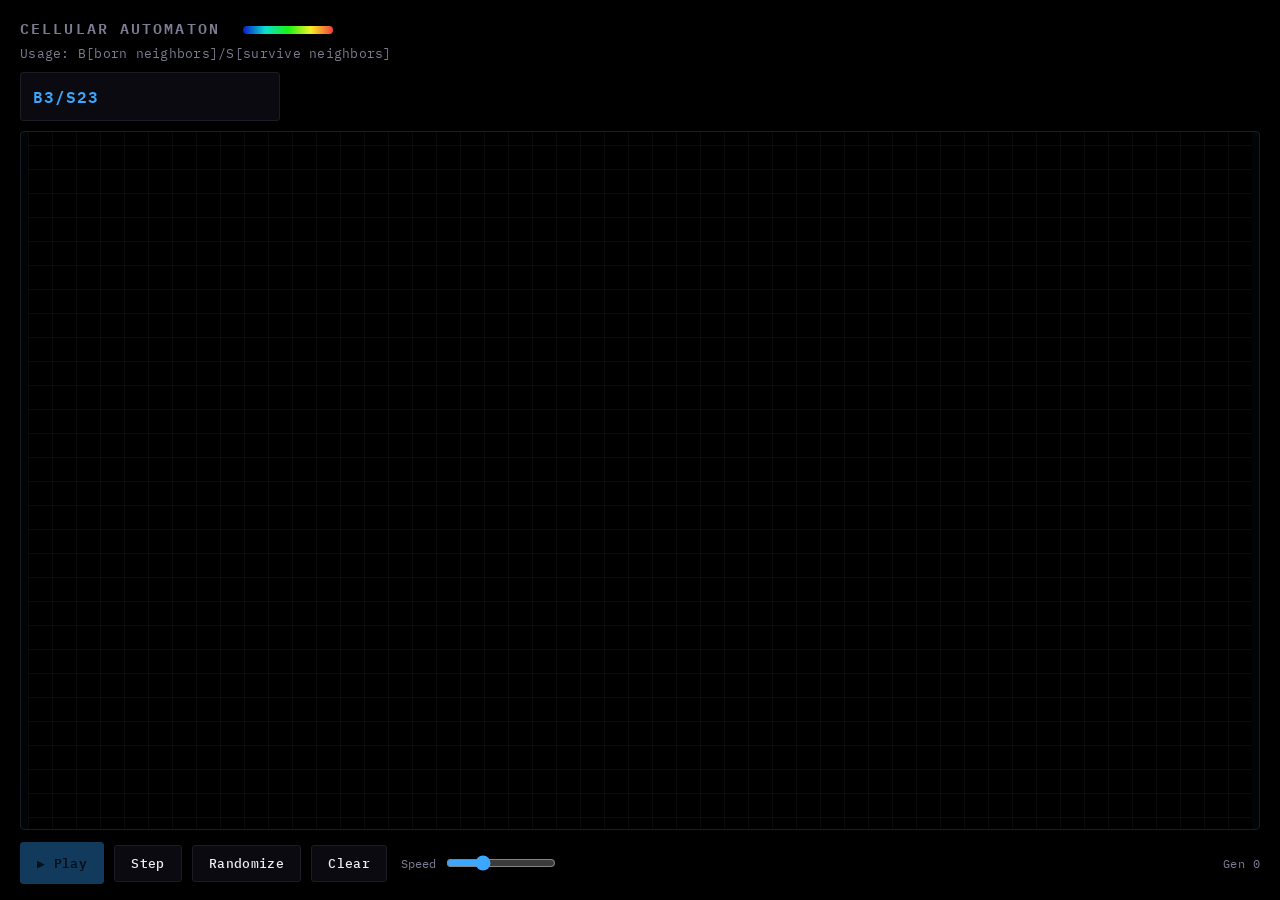
<file: Simulations/Conway's Multiverse/index.html>
<!DOCTYPE html>
<html lang="en">
<head>
<meta charset="UTF-8">
<meta name="viewport" content="width=device-width, initial-scale=1.0">
<title>Life-like Cellular Automaton</title>
<link rel="stylesheet" href="style.css">
</head>
<body>

  <main class="app">
    <header class="app-header">
      <h1 class="app-title">
        Cellular Automaton
        <span class="age-gradient" aria-hidden="true"></span>
      </h1>
      <p class="usage-line">Usage: B[born neighbors]/S[survive neighbors]</p>

      <div class="rule-row">
        <input
          id="rule-input"
          class="rule-input"
          type="text"
          value="B3/S23"
          spellcheck="false"
          autocomplete="off"
          aria-label="Rule string"
        >
        <span id="rule-status" class="rule-status" aria-live="polite"></span>
      </div>
    </header>

    <div class="grid-shell">
      <canvas id="grid" class="grid"></canvas>
    </div>

    <footer class="controls">
      <button id="play-pause" class="btn btn-primary" aria-pressed="false">▶ Play</button>
      <button id="step" class="btn">Step</button>
      <button id="randomize" class="btn">Randomize</button>
      <button id="clear" class="btn">Clear</button>

      <label class="speed-control">
        <span>Speed</span>
        <input id="speed" type="range" min="1" max="30" value="10">
      </label>

      <span id="gen-counter" class="gen-counter">Gen 0</span>
    </footer>
  </main>

  <script src="script.js"></script>
</body>
</html>
</file>
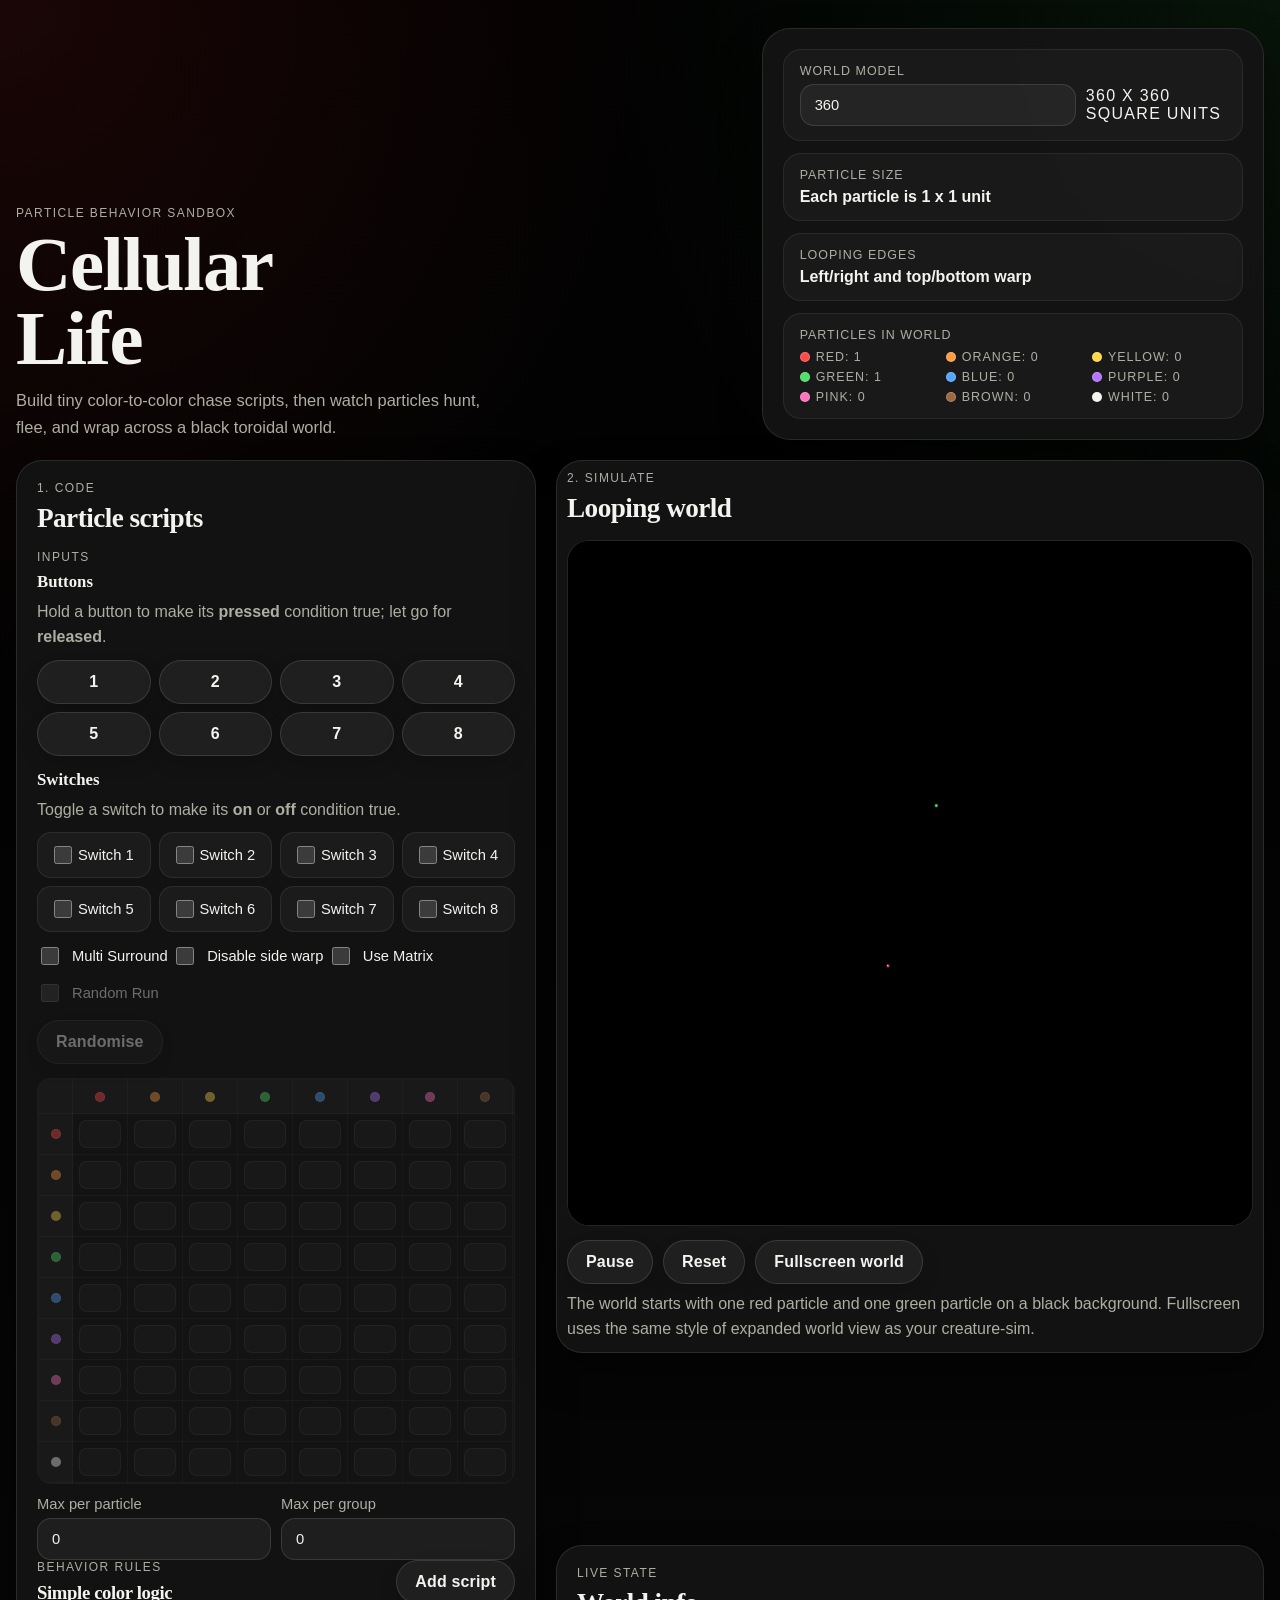
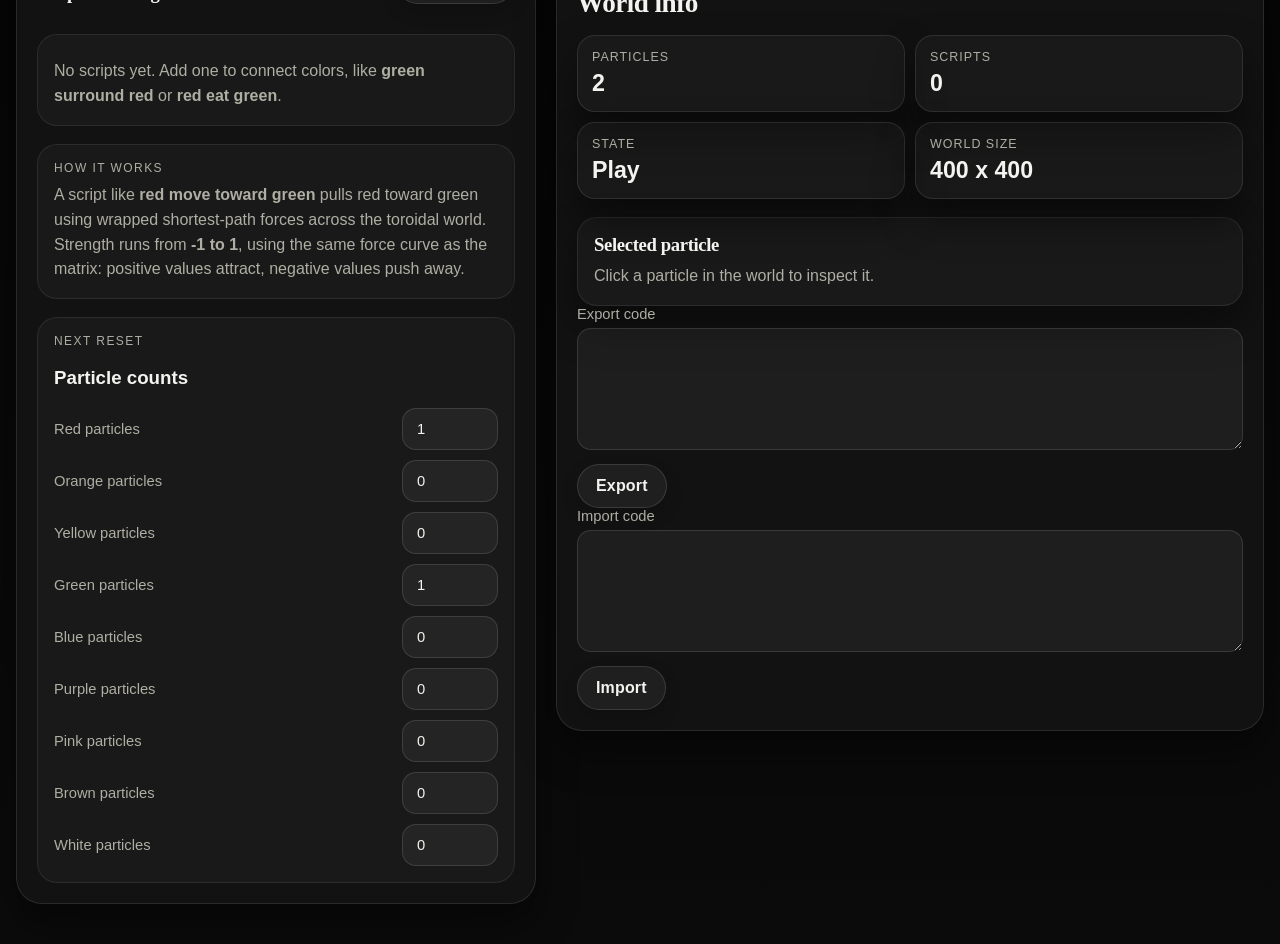
<file: Simulations/Particle Life/index.html>
<!doctype html>
<html lang="en">
  <head>
    <meta charset="utf-8" />
    <meta name="viewport" content="width=device-width, initial-scale=1" />
    <title>Cellular Life</title>
    <link rel="stylesheet" href="style.css" />
  </head>
  <body>
    <main class="shell">
      <section class="hero">
        <div class="hero-copy">
          <p class="eyebrow">Particle behavior sandbox</p>
          <h1>Cellular Life</h1>
          <p class="lede">
            Build tiny color-to-color chase scripts, then watch particles hunt,
            flee, and wrap across a black toroidal world.
          </p>
        </div>
        <div class="hero-card">
          <div class="hero-stat">
            <span>World model</span>
            <label class="world-size-field">
              <input id="worldSizeInput" type="number" min="40" max="400" step="1" value="360" />
              <span id="worldSizeLabel">360 x 360 square units</span>
            </label>
          </div>
          <div class="hero-stat">
            <span>Particle size</span>
            <strong>Each particle is 1 x 1 unit</strong>
          </div>
          <div class="hero-stat">
            <span>Looping edges</span>
            <strong>Left/right and top/bottom warp</strong>
          </div>
          <div class="hero-stat">
            <span>Particles in world</span>
            <div id="colorCountsList" class="color-counts-list"></div>
          </div>
        </div>
      </section>

      <section class="sim-grid">
        <aside class="panel editor-panel">
          <div class="panel-heading">
            <p class="panel-kicker">1. Code</p>
            <h2>Particle scripts</h2>
          </div>
          <div class="io-section">
            <p class="panel-kicker">Inputs</p>
            <h3>Buttons</h3>
            <p class="microcopy">
              Hold a button to make its <strong>pressed</strong> condition true;
              let go for <strong>released</strong>.
            </p>
            <div id="buttonInputsList" class="io-inputs-grid"></div>
          </div>
          <div class="io-section">
            <h3>Switches</h3>
            <p class="microcopy">
              Toggle a switch to make its <strong>on</strong> or
              <strong>off</strong> condition true.
            </p>
            <div id="switchInputsList" class="io-inputs-grid"></div>
          </div>
          <label class="toggle-row">
            <input id="multiSurroundToggle" type="checkbox" />
            <span>Multi Surround</span>
          </label>
          <label class="toggle-row">
            <input id="disableSideWarpToggle" type="checkbox" />
            <span>Disable side warp</span>
          </label>
          <label class="toggle-row">
            <input id="useMatrixToggle" type="checkbox" />
            <span>Use Matrix</span>
          </label>
          <label class="toggle-row">
            <input id="randomRunToggle" type="checkbox" />
            <span>Random Run</span>
          </label>
          <div class="actions-row">
            <button id="randomiseBtn" class="button ghost" type="button">Randomise</button>
          </div>
          <div class="matrix-wrap" aria-label="Particle color matrix">
            <table class="particle-matrix">
              <thead>
                <tr>
                  <th scope="col"></th>
                  <th scope="col"><span class="color-dot red" aria-label="Red"></span></th>
                  <th scope="col"><span class="color-dot orange" aria-label="Orange"></span></th>
                  <th scope="col"><span class="color-dot yellow" aria-label="Yellow"></span></th>
                  <th scope="col"><span class="color-dot green" aria-label="Green"></span></th>
                  <th scope="col"><span class="color-dot blue" aria-label="Blue"></span></th>
                  <th scope="col"><span class="color-dot purple" aria-label="Purple"></span></th>
                  <th scope="col"><span class="color-dot pink" aria-label="Pink"></span></th>
                  <th scope="col"><span class="color-dot brown" aria-label="Brown"></span></th>
                  <th scope="col"><span class="color-dot white" aria-label="White"></span></th>
                </tr>
              </thead>
              <tbody>
                <tr>
                  <th scope="row"><span class="color-dot red" aria-label="Red"></span></th>
                  <td><input class="matrix-input" type="number" min="-1" max="1" step="0.1" /></td>
                  <td><input class="matrix-input" type="number" min="-1" max="1" step="0.1" /></td>
                  <td><input class="matrix-input" type="number" min="-1" max="1" step="0.1" /></td>
                  <td><input class="matrix-input" type="number" min="-1" max="1" step="0.1" /></td>
                  <td><input class="matrix-input" type="number" min="-1" max="1" step="0.1" /></td>
                  <td><input class="matrix-input" type="number" min="-1" max="1" step="0.1" /></td>
                  <td><input class="matrix-input" type="number" min="-1" max="1" step="0.1" /></td>
                  <td><input class="matrix-input" type="number" min="-1" max="1" step="0.1" /></td>
                  <td><input class="matrix-input" type="number" min="-1" max="1" step="0.1" /></td>
                </tr>
                <tr>
                  <th scope="row"><span class="color-dot orange" aria-label="Orange"></span></th>
                  <td><input class="matrix-input" type="number" min="-1" max="1" step="0.1" /></td>
                  <td><input class="matrix-input" type="number" min="-1" max="1" step="0.1" /></td>
                  <td><input class="matrix-input" type="number" min="-1" max="1" step="0.1" /></td>
                  <td><input class="matrix-input" type="number" min="-1" max="1" step="0.1" /></td>
                  <td><input class="matrix-input" type="number" min="-1" max="1" step="0.1" /></td>
                  <td><input class="matrix-input" type="number" min="-1" max="1" step="0.1" /></td>
                  <td><input class="matrix-input" type="number" min="-1" max="1" step="0.1" /></td>
                  <td><input class="matrix-input" type="number" min="-1" max="1" step="0.1" /></td>
                  <td><input class="matrix-input" type="number" min="-1" max="1" step="0.1" /></td>
                </tr>
                <tr>
                  <th scope="row"><span class="color-dot yellow" aria-label="Yellow"></span></th>
                  <td><input class="matrix-input" type="number" min="-1" max="1" step="0.1" /></td>
                  <td><input class="matrix-input" type="number" min="-1" max="1" step="0.1" /></td>
                  <td><input class="matrix-input" type="number" min="-1" max="1" step="0.1" /></td>
                  <td><input class="matrix-input" type="number" min="-1" max="1" step="0.1" /></td>
                  <td><input class="matrix-input" type="number" min="-1" max="1" step="0.1" /></td>
                  <td><input class="matrix-input" type="number" min="-1" max="1" step="0.1" /></td>
                  <td><input class="matrix-input" type="number" min="-1" max="1" step="0.1" /></td>
                  <td><input class="matrix-input" type="number" min="-1" max="1" step="0.1" /></td>
                  <td><input class="matrix-input" type="number" min="-1" max="1" step="0.1" /></td>
                </tr>
                <tr>
                  <th scope="row"><span class="color-dot green" aria-label="Green"></span></th>
                  <td><input class="matrix-input" type="number" min="-1" max="1" step="0.1" /></td>
                  <td><input class="matrix-input" type="number" min="-1" max="1" step="0.1" /></td>
                  <td><input class="matrix-input" type="number" min="-1" max="1" step="0.1" /></td>
                  <td><input class="matrix-input" type="number" min="-1" max="1" step="0.1" /></td>
                  <td><input class="matrix-input" type="number" min="-1" max="1" step="0.1" /></td>
                  <td><input class="matrix-input" type="number" min="-1" max="1" step="0.1" /></td>
                  <td><input class="matrix-input" type="number" min="-1" max="1" step="0.1" /></td>
                  <td><input class="matrix-input" type="number" min="-1" max="1" step="0.1" /></td>
                  <td><input class="matrix-input" type="number" min="-1" max="1" step="0.1" /></td>
                </tr>
                <tr>
                  <th scope="row"><span class="color-dot blue" aria-label="Blue"></span></th>
                  <td><input class="matrix-input" type="number" min="-1" max="1" step="0.1" /></td>
                  <td><input class="matrix-input" type="number" min="-1" max="1" step="0.1" /></td>
                  <td><input class="matrix-input" type="number" min="-1" max="1" step="0.1" /></td>
                  <td><input class="matrix-input" type="number" min="-1" max="1" step="0.1" /></td>
                  <td><input class="matrix-input" type="number" min="-1" max="1" step="0.1" /></td>
                  <td><input class="matrix-input" type="number" min="-1" max="1" step="0.1" /></td>
                  <td><input class="matrix-input" type="number" min="-1" max="1" step="0.1" /></td>
                  <td><input class="matrix-input" type="number" min="-1" max="1" step="0.1" /></td>
                  <td><input class="matrix-input" type="number" min="-1" max="1" step="0.1" /></td>
                </tr>
                <tr>
                  <th scope="row"><span class="color-dot purple" aria-label="Purple"></span></th>
                  <td><input class="matrix-input" type="number" min="-1" max="1" step="0.1" /></td>
                  <td><input class="matrix-input" type="number" min="-1" max="1" step="0.1" /></td>
                  <td><input class="matrix-input" type="number" min="-1" max="1" step="0.1" /></td>
                  <td><input class="matrix-input" type="number" min="-1" max="1" step="0.1" /></td>
                  <td><input class="matrix-input" type="number" min="-1" max="1" step="0.1" /></td>
                  <td><input class="matrix-input" type="number" min="-1" max="1" step="0.1" /></td>
                  <td><input class="matrix-input" type="number" min="-1" max="1" step="0.1" /></td>
                  <td><input class="matrix-input" type="number" min="-1" max="1" step="0.1" /></td>
                  <td><input class="matrix-input" type="number" min="-1" max="1" step="0.1" /></td>
                </tr>
                <tr>
                  <th scope="row"><span class="color-dot pink" aria-label="Pink"></span></th>
                  <td><input class="matrix-input" type="number" min="-1" max="1" step="0.1" /></td>
                  <td><input class="matrix-input" type="number" min="-1" max="1" step="0.1" /></td>
                  <td><input class="matrix-input" type="number" min="-1" max="1" step="0.1" /></td>
                  <td><input class="matrix-input" type="number" min="-1" max="1" step="0.1" /></td>
                  <td><input class="matrix-input" type="number" min="-1" max="1" step="0.1" /></td>
                  <td><input class="matrix-input" type="number" min="-1" max="1" step="0.1" /></td>
                  <td><input class="matrix-input" type="number" min="-1" max="1" step="0.1" /></td>
                  <td><input class="matrix-input" type="number" min="-1" max="1" step="0.1" /></td>
                  <td><input class="matrix-input" type="number" min="-1" max="1" step="0.1" /></td>
                </tr>
                <tr>
                  <th scope="row"><span class="color-dot brown" aria-label="Brown"></span></th>
                  <td><input class="matrix-input" type="number" min="-1" max="1" step="0.1" /></td>
                  <td><input class="matrix-input" type="number" min="-1" max="1" step="0.1" /></td>
                  <td><input class="matrix-input" type="number" min="-1" max="1" step="0.1" /></td>
                  <td><input class="matrix-input" type="number" min="-1" max="1" step="0.1" /></td>
                  <td><input class="matrix-input" type="number" min="-1" max="1" step="0.1" /></td>
                  <td><input class="matrix-input" type="number" min="-1" max="1" step="0.1" /></td>
                  <td><input class="matrix-input" type="number" min="-1" max="1" step="0.1" /></td>
                  <td><input class="matrix-input" type="number" min="-1" max="1" step="0.1" /></td>
                  <td><input class="matrix-input" type="number" min="-1" max="1" step="0.1" /></td>
                </tr>
                <tr>
                  <th scope="row"><span class="color-dot white" aria-label="White"></span></th>
                  <td><input class="matrix-input" type="number" min="-1" max="1" step="0.1" /></td>
                  <td><input class="matrix-input" type="number" min="-1" max="1" step="0.1" /></td>
                  <td><input class="matrix-input" type="number" min="-1" max="1" step="0.1" /></td>
                  <td><input class="matrix-input" type="number" min="-1" max="1" step="0.1" /></td>
                  <td><input class="matrix-input" type="number" min="-1" max="1" step="0.1" /></td>
                  <td><input class="matrix-input" type="number" min="-1" max="1" step="0.1" /></td>
                  <td><input class="matrix-input" type="number" min="-1" max="1" step="0.1" /></td>
                  <td><input class="matrix-input" type="number" min="-1" max="1" step="0.1" /></td>
                  <td><input class="matrix-input" type="number" min="-1" max="1" step="0.1" /></td>
                </tr>
              </tbody>
            </table>
          </div>
          <div class="surround-limits">
            <label>
              Max per particle
              <input id="maxSurroundPerParticleInput" type="number" min="0" max="50000" step="1" value="0" />
            </label>
            <label>
              Max per group
              <input id="maxSurroundPerGroupInput" type="number" min="0" max="50000" step="1" value="0" />
            </label>
          </div>

          <div class="rules">
            <div class="rules-head">
              <div>
                <p class="panel-kicker">Behavior rules</p>
                <h3>Simple color logic</h3>
              </div>
              <button id="addScriptBtn" class="button ghost" type="button">Add script</button>
            </div>
            <p id="matrixActiveNotice" class="microcopy" hidden>
              Movement scripts are inactive while <strong>Use Matrix</strong> is checked — the
              matrix now drives all particle movement.
            </p>
            <div id="scriptsList" class="rules-list"></div>
          </div>

          <div class="notes-box">
            <p class="panel-kicker">How it works</p>
            <p class="microcopy">
              A script like <strong>red move toward green</strong> pulls red toward
              green using wrapped shortest-path forces across the toroidal world.
              Strength runs from <strong>-1 to 1</strong>, using the same force curve
              as the matrix: positive values attract, negative values push away.
            </p>
          </div>

          <div class="notes-box">
            <p class="panel-kicker">Next reset</p>
            <h3>Particle counts</h3>
            <div id="resetCounts" class="reset-counts"></div>
          </div>

        </aside>

        <section id="worldPanel" class="panel sim-panel">
          <div class="panel-heading">
            <p class="panel-kicker">2. Simulate</p>
            <h2>Looping world</h2>
          </div>
          <div id="worldCanvasWrap" class="sim-canvas-wrap">
            <canvas id="worldCanvas" class="sim-canvas" width="600" height="600"></canvas>
          </div>
          <div class="world-footer">
            <div class="actions-row world-actions">
              <button id="pauseBtn" class="button ghost" type="button">Pause</button>
              <button id="resetBtn" class="button ghost" type="button">Reset</button>
              <button id="fullscreenWorldBtn" class="button ghost" type="button">Fullscreen world</button>
            </div>
          </div>
          <p class="microcopy">
            The world starts with one red particle and one green particle on a black
            background. Fullscreen uses the same style of expanded world view as your
            creature-sim.
          </p>
        </section>

        <aside class="panel stats-panel">
          <div class="panel-heading">
            <p class="panel-kicker">Live state</p>
            <h2>World info</h2>
          </div>
          <div class="actions-row">
            <button id="infoExitFullscreenBtn" class="button ghost" type="button">Exit fullscreen</button>
          </div>
          <div class="stats-grid">
            <div class="stat-card">
              <span class="stat-label">Particles</span>
              <strong id="particleCount" class="stat-value">0</strong>
            </div>
            <div class="stat-card">
              <span class="stat-label">Scripts</span>
              <strong id="scriptCount" class="stat-value">0</strong>
            </div>
            <div class="stat-card">
              <span class="stat-label">State</span>
              <strong id="playState" class="stat-value">Play</strong>
            </div>
            <div class="stat-card">
              <span class="stat-label">World size</span>
              <strong class="stat-value">400 x 400</strong>
            </div>
          </div>
          <div class="selected-card">
            <h3>Selected particle</h3>
            <div id="selectedParticle">Click a particle in the world to inspect it.</div>
          </div>
          <label>
            Export code
            <textarea id="exportCodeOutput" rows="6" readonly spellcheck="false"></textarea>
          </label>
          <div class="actions-row">
            <button id="exportCodeBtn" class="button ghost" type="button">Export</button>
          </div>
          <label>
            Import code
            <textarea id="importCodeInput" rows="6" spellcheck="false"></textarea>
          </label>
          <div class="actions-row">
            <button id="importCodeBtn" class="button ghost" type="button">Import</button>
          </div>
          <pre id="selfTestOutput" hidden></pre>
        </aside>
      </section>
    </main>

    <script src="app.js"></script>
  </body>
</html>
</file>
<file: Simulations/Conway's Multiverse/style.css>
@import url('https://fonts.googleapis.com/css2?family=IBM+Plex+Mono:wght@400;500;600&display=swap');

:root {
  --bg: #000000;
  --panel: #0a0a10;
  --line: #1c1c26;
  --text: #eef0f8;
  --text-dim: #7c7d93;

  /* accent palette (UI chrome only — cell color now comes from age) */
  --p-red: #ff3b5c;
  --p-green: #38ff9c;
  --p-blue: #3ba7ff;
  --p-yellow: #ffd23b;
  --p-violet: #d63bff;

  --accent: var(--p-blue);
  --accent-dim: #123a5c;
  --danger: var(--p-red);

  --cols: 100;
  --rows: 100;
}

* {
  box-sizing: border-box;
}

html, body {
  margin: 0;
  padding: 0;
  height: 100%;
  background: var(--bg);
  color: var(--text);
  font-family: 'IBM Plex Mono', ui-monospace, 'SFMono-Regular', Menlo, monospace;
  overflow: hidden;
}

body {
  display: flex;
  align-items: stretch;
  justify-content: center;
  height: 100vh;
  padding: 16px 20px;
}

.app {
  width: 100%;
  max-width: none;
  height: 100%;
  display: flex;
  flex-direction: column;
  gap: 10px;
}

/* ---------- Header ---------- */

.app-header {
  display: flex;
  flex-direction: column;
  gap: 4px;
  flex-shrink: 0;
}

.app-title {
  margin: 0;
  font-size: 15px;
  font-weight: 600;
  letter-spacing: 0.14em;
  text-transform: uppercase;
  color: var(--text-dim);
}

.age-gradient {
  display: inline-block;
  width: 90px;
  height: 8px;
  margin-left: 12px;
  vertical-align: middle;
  border-radius: 4px;
  background: linear-gradient(
    90deg,
    hsl(235, 90%, 42%),
    hsl(176, 90%, 46%),
    hsl(118, 90%, 51%),
    hsl(59, 90%, 55%),
    hsl(0, 90%, 60%)
  );
}

.usage-line {
  margin: 0;
  font-size: 13px;
  color: var(--text-dim);
  letter-spacing: 0.02em;
}

.usage-line::selection {
  background: var(--accent-dim);
}

.rule-row {
  margin-top: 6px;
  display: flex;
  align-items: center;
  gap: 12px;
}

.rule-input {
  flex: 0 1 260px;
  background: var(--panel);
  border: 1px solid var(--line);
  color: var(--accent);
  font-family: inherit;
  font-size: 16px;
  font-weight: 600;
  letter-spacing: 0.06em;
  padding: 10px 12px;
  border-radius: 3px;
  outline: none;
  transition: border-color 0.15s ease, box-shadow 0.15s ease;
}

.rule-input:focus {
  border-color: var(--accent-dim);
  box-shadow: 0 0 0 3px rgba(59, 167, 255, 0.16);
}

.rule-input.invalid {
  border-color: var(--danger);
  color: var(--danger);
}

.rule-status {
  font-size: 12px;
  color: var(--text-dim);
  min-height: 14px;
}

.rule-status.error {
  color: var(--danger);
}

/* ---------- Grid ---------- */

.grid-shell {
  background: #000;
  border: 1px solid var(--line);
  border-radius: 4px;
  padding: 1px;
  flex: 1 1 auto;
  min-height: 0;
  width: 100%;
  display: flex;
  align-items: center;
  justify-content: center;
  overflow: hidden;
  box-shadow: 0 0 40px rgba(59, 167, 255, 0.05) inset;
}

.grid {
  display: block;
  background: #000;
  cursor: crosshair;
}

/* ---------- Controls ---------- */

.controls {
  display: flex;
  flex-wrap: wrap;
  align-items: center;
  gap: 10px;
  padding-top: 2px;
  flex-shrink: 0;
}

.btn {
  appearance: none;
  border: 1px solid var(--line);
  background: var(--panel);
  color: var(--text);
  font-family: inherit;
  font-size: 13px;
  font-weight: 500;
  letter-spacing: 0.03em;
  padding: 9px 16px;
  border-radius: 3px;
  cursor: pointer;
  transition: border-color 0.15s ease, color 0.15s ease, background 0.15s ease;
}

.btn:hover {
  border-color: var(--accent-dim);
  color: var(--accent);
}

.btn:active {
  transform: translateY(1px);
}

.btn-primary {
  background: var(--accent-dim);
  border-color: var(--accent-dim);
  color: #04101c;
  font-weight: 600;
}

.btn-primary:hover {
  background: var(--accent);
  border-color: var(--accent);
  color: #04101c;
}

.btn-primary[aria-pressed="true"] {
  background: #04101c;
  color: var(--accent);
  border-color: var(--accent-dim);
}

.speed-control {
  display: flex;
  align-items: center;
  gap: 8px;
  font-size: 12px;
  color: var(--text-dim);
  margin-left: 4px;
}

.speed-control input[type="range"] {
  accent-color: var(--accent);
  width: 110px;
}

.gen-counter {
  margin-left: auto;
  font-size: 12px;
  color: var(--text-dim);
  letter-spacing: 0.04em;
}

@media (max-width: 640px) {
  html, body {
    overflow: auto;
  }
  body {
    height: auto;
    min-height: 100vh;
    padding: 24px 12px;
  }
  .grid-shell {
    flex: none;
    height: 60vh;
  }
  .gen-counter {
    margin-left: 0;
    width: 100%;
    order: 10;
  }
}
</file>
<file: Simulations/Particle Life/style.css>
:root {
  color-scheme: dark;
  --bg: #050505;
  --bg-deep: #0b0b0b;
  --panel: rgba(20, 20, 20, 0.92);
  --panel-strong: rgba(28, 28, 28, 0.98);
  --ink: #f3f3ef;
  --muted: #aeaea3;
  --line: rgba(255, 255, 255, 0.1);
  --accent: #f2f2ea;
  --accent-soft: rgba(255, 255, 255, 0.08);
  --shadow: 0 20px 40px rgba(0, 0, 0, 0.45);
}

* {
  box-sizing: border-box;
}

body {
  margin: 0;
  min-height: 100vh;
  font-family: "Avenir Next", "Trebuchet MS", sans-serif;
  color: var(--ink);
  background:
    radial-gradient(circle at top left, rgba(210, 40, 40, 0.12), transparent 24%),
    radial-gradient(circle at top right, rgba(55, 155, 72, 0.12), transparent 24%),
    linear-gradient(180deg, #010101 0%, var(--bg) 56%, var(--bg-deep) 100%);
}

.shell {
  width: 100%;
  max-width: none;
  margin: 0;
  padding: 28px 16px 40px 16px;
  display: grid;
  gap: 20px;
}

.hero,
.sim-grid {
  display: grid;
  gap: 20px;
}

.hero {
  grid-template-columns: 1.3fr 0.9fr;
  align-items: end;
}

.hero-copy h1,
.panel-heading h2,
.rules-head h3,
.selected-card h3 {
  margin: 0;
  font-family: Georgia, "Times New Roman", serif;
  letter-spacing: -0.02em;
}

.hero-copy h1 {
  font-size: clamp(2.8rem, 6vw, 5.2rem);
  line-height: 0.96;
  max-width: 8ch;
}

.eyebrow,
.panel-kicker {
  margin: 0 0 8px;
  text-transform: uppercase;
  letter-spacing: 0.12em;
  font-size: 0.75rem;
  color: var(--muted);
}

.lede {
  margin: 12px 0 0;
  max-width: 54ch;
  font-size: 1.03rem;
  line-height: 1.6;
  color: var(--muted);
}

.hero-card,
.panel,
.selected-card,
.stat-card {
  border: 1px solid var(--line);
  box-shadow: var(--shadow);
}

.hero-card,
.panel {
  background: var(--panel);
  backdrop-filter: blur(16px);
}

.hero-card {
  border-radius: 28px;
  padding: 20px;
  display: grid;
  gap: 12px;
}

.hero-stat,
.rule-card,
.notes-box,
.selected-card,
.stat-card {
  background: rgba(255, 255, 255, 0.03);
}

.hero-stat {
  padding: 14px 16px;
  border-radius: 18px;
  border: 1px solid rgba(255, 255, 255, 0.07);
}

.hero-stat span,
.stat-label {
  display: block;
  font-size: 0.78rem;
  text-transform: uppercase;
  letter-spacing: 0.08em;
  color: var(--muted);
}

.hero-stat strong,
.stat-value {
  display: block;
  margin-top: 6px;
  font-size: 1rem;
}

.world-size-field {
  display: flex;
  align-items: center;
  gap: 10px;
  margin-top: 6px;
}

.world-size-field input {
  width: 72px;
  border: 1px solid rgba(255, 255, 255, 0.12);
  border-radius: 10px;
  padding: 6px 8px;
  background: rgba(255, 255, 255, 0.05);
  color: var(--ink);
  font: inherit;
}

.world-size-field span {
  font-size: 1rem;
  color: var(--ink);
}

.color-counts-list {
  display: grid;
  grid-template-columns: repeat(3, minmax(0, 1fr));
  gap: 6px 12px;
  margin-top: 8px;
}

.color-count-item {
  display: flex;
  align-items: center;
  gap: 6px;
  font-size: 0.85rem;
  color: var(--ink);
  white-space: nowrap;
}

.color-count-item .color-dot {
  flex: none;
}

.sim-grid {
  grid-template-columns: 520px minmax(0, 1fr);
  align-items: start;
}

.editor-panel {
  grid-column: 1;
  grid-row: 1 / span 2;
}

.sim-panel {
  grid-column: 2;
  grid-row: 1;
}

.stats-panel {
  grid-column: 2;
  grid-row: 2;
}

.panel {
  border-radius: 26px;
  padding: 20px;
}

.panel-heading {
  margin-bottom: 16px;
}

.panel-heading h2 {
  font-size: 1.7rem;
}

.rules {
  display: grid;
  gap: 12px;
}

.rules-head {
  display: flex;
  align-items: center;
  justify-content: space-between;
  gap: 12px;
}

.rules-list {
  display: grid;
  gap: 10px;
}

.rule-card {
  display: grid;
  grid-template-columns: 1fr auto auto 1fr auto;
  gap: 8px;
  align-items: end;
  padding: 12px;
  border-radius: 18px;
  border: 1px solid rgba(255, 255, 255, 0.08);
}

.condition-block {
  grid-column: 1 / -1;
  display: grid;
  gap: 8px;
  padding-top: 8px;
  border-top: 1px solid rgba(255, 255, 255, 0.08);
}

.condition-title {
  font-size: 0.78rem;
  text-transform: uppercase;
  letter-spacing: 0.08em;
  color: var(--muted);
}

.condition-row {
  display: grid;
  grid-template-columns: auto auto 1fr auto auto;
  gap: 8px;
  align-items: end;
}

.condition-chip {
  display: inline-flex;
  align-items: center;
  justify-content: center;
  min-height: 48px;
  padding: 0 12px;
  border-radius: 14px;
  border: 1px solid rgba(255, 255, 255, 0.08);
  background: rgba(255, 255, 255, 0.04);
  color: var(--muted);
  font-size: 0.85rem;
  white-space: nowrap;
}

.button.is-pressed {
  background: linear-gradient(180deg, #f4aa4b, #c96d1e);
  color: #160f07;
}

label {
  display: grid;
  gap: 6px;
  font-size: 0.92rem;
  color: var(--muted);
}

select,
input[type="text"],
input[type="number"] {
  width: 100%;
  border: 1px solid rgba(255, 255, 255, 0.12);
  border-radius: 14px;
  padding: 12px 14px;
  background: rgba(255, 255, 255, 0.05);
  color: var(--ink);
  font: inherit;
}

.toggle-row {
  display: inline-flex;
  grid-template-columns: none;
  align-items: center;
  gap: 10px;
  margin-top: 12px;
  color: var(--ink);
}

.toggle-row input[type="checkbox"] {
  width: 18px;
  height: 18px;
  accent-color: #50df67;
}

.surround-limits {
  display: grid;
  grid-template-columns: repeat(2, minmax(0, 1fr));
  gap: 10px;
  margin-top: 12px;
}

textarea {
  width: 100%;
  border: 1px solid rgba(255, 255, 255, 0.12);
  border-radius: 14px;
  padding: 12px 14px;
  background: rgba(255, 255, 255, 0.05);
  color: var(--ink);
  font: inherit;
  resize: vertical;
}

.button {
  appearance: none;
  border: none;
  border-radius: 999px;
  background: linear-gradient(180deg, #f7f7f0, #cccbbf);
  color: #121212;
  padding: 12px 18px;
  font: inherit;
  font-weight: 700;
  letter-spacing: 0.01em;
  cursor: pointer;
  transition: transform 0.18s ease, opacity 0.18s ease, background 0.18s ease, box-shadow 0.18s ease;
  box-shadow: 0 10px 20px rgba(0, 0, 0, 0.22);
}

.button:hover {
  transform: translateY(-1px);
}

.button.ghost {
  background: rgba(255, 255, 255, 0.06);
  color: var(--ink);
  border: 1px solid rgba(255, 255, 255, 0.12);
  box-shadow: 0 8px 18px rgba(0, 0, 0, 0.16);
}

.button.danger {
  background: linear-gradient(180deg, #803737, #592222);
  color: #fff1f1;
}

.actions-row {
  margin-top: 14px;
  display: flex;
  gap: 10px;
  flex-wrap: wrap;
}

.matrix-wrap.is-disabled {
  opacity: 0.4;
  pointer-events: none;
}

.button:disabled,
.toggle-row.is-disabled {
  opacity: 0.4;
  cursor: not-allowed;
}

.button:disabled:hover {
  transform: none;
}

.io-section {
  margin-top: 14px;
}

.io-section h3 {
  margin: 0 0 4px;
  font-family: Georgia, "Times New Roman", serif;
  font-size: 1.05rem;
}

.io-inputs-grid {
  display: grid;
  grid-template-columns: repeat(4, minmax(0, 1fr));
  gap: 8px;
  margin-top: 10px;
}

.io-button-chip {
  min-height: 44px;
  padding: 0 10px;
}

.matrix-wrap {
  margin-top: 14px;
  max-width: 100%;
  overflow-x: auto;
  border: 1px solid rgba(255, 255, 255, 0.08);
  border-radius: 14px;
  background: rgba(255, 255, 255, 0.03);
}

.particle-matrix {
  width: max-content;
  min-width: 100%;
  border-collapse: collapse;
  font-size: 0.72rem;
  color: var(--muted);
}

.particle-matrix th,
.particle-matrix td {
  min-width: 34px;
  height: 34px;
  padding: 6px;
  border: 1px solid rgba(255, 255, 255, 0.08);
  text-align: center;
  white-space: nowrap;
}

.particle-matrix th {
  background: rgba(255, 255, 255, 0.05);
  color: var(--ink);
  font-weight: 700;
}

.particle-matrix td {
  background: rgba(0, 0, 0, 0.14);
}

.particle-matrix .matrix-input {
  width: 42px;
  height: 28px;
  padding: 3px 4px;
  border-radius: 8px;
  text-align: center;
  font-size: 0.72rem;
}

.color-dot {
  display: inline-block;
  width: 10px;
  height: 10px;
  margin: 0;
  border-radius: 50%;
  vertical-align: -1px;
  border: 1px solid rgba(255, 255, 255, 0.22);
}

.color-dot.red {
  background: #ff4a4a;
}

.color-dot.orange {
  background: #ff9b42;
}

.color-dot.yellow {
  background: #ffd84a;
}

.color-dot.green {
  background: #50df67;
}

.color-dot.blue {
  background: #53a7ff;
}

.color-dot.purple {
  background: #b773ff;
}

.color-dot.pink {
  background: #ff74bf;
}

.color-dot.brown {
  background: #9c6a42;
}

.color-dot.white {
  background: #f4f4ef;
}

.notes-box,
.selected-card {
  margin-top: 18px;
  padding: 16px;
  border-radius: 20px;
  border: 1px solid rgba(255, 255, 255, 0.08);
}

.reset-counts {
  display: grid;
  gap: 10px;
  margin-top: 12px;
}

.count-row {
  display: grid;
  grid-template-columns: minmax(0, 1fr) 96px;
  gap: 10px;
  align-items: center;
}

.count-row input {
  width: 100%;
}

.microcopy,
#selectedParticle {
  margin: 8px 0 0;
  line-height: 1.55;
  color: var(--muted);
}

.possession-actions {
  margin-top: 12px;
}

.possession-panel {
  display: grid;
  gap: 8px;
  margin-top: 12px;
  padding-top: 12px;
  border-top: 1px solid rgba(255, 255, 255, 0.08);
}

.possession-toggle {
  display: grid;
  grid-template-columns: 18px minmax(0, 1fr);
  align-items: center;
  gap: 10px;
  padding: 10px 12px;
  border-radius: 14px;
  border: 1px solid rgba(255, 255, 255, 0.08);
  background: rgba(255, 255, 255, 0.04);
  color: var(--ink);
}

.possession-toggle input {
  width: 18px;
  height: 18px;
  accent-color: #50df67;
}

.possession-chip {
  justify-content: flex-start;
  min-height: 42px;
  white-space: normal;
}

.possession-hint {
  color: var(--muted);
  font-size: 0.9rem;
}

.possession-hint.is-active {
  color: #50df67;
}

.sim-panel {
  position: relative;
  padding: 10px;
}

.sim-canvas-wrap {
  width: 100%;
  max-width: 100%;
}

.sim-canvas {
  width: 100%;
  aspect-ratio: 1 / 1;
  display: block;
  border-radius: 22px;
  background:
    radial-gradient(circle at 50% 50%, rgba(255, 255, 255, 0.03), transparent 56%),
    #000;
  border: 1px solid rgba(255, 255, 255, 0.14);
}

.world-footer {
  margin-top: 14px;
}

.world-actions {
  margin-top: 0;
}

.stats-grid {
  display: grid;
  gap: 10px;
  grid-template-columns: repeat(2, minmax(0, 1fr));
}


.stat-card {
  border-radius: 18px;
  padding: 14px;
}

.stat-value {
  font-size: 1.45rem;
  font-weight: 700;
}

.sim-panel.is-fullscreen {
  position: fixed;
  inset: 0;
  z-index: 100;
  margin: 0;
  border-radius: 0;
  padding: 18px 18px 22px;
  background:
    radial-gradient(circle at top left, rgba(180, 35, 35, 0.12), transparent 18%),
    linear-gradient(180deg, rgba(6, 6, 6, 0.98), rgba(15, 15, 15, 0.98));
  width: 100vw;
  height: 100vh;
  display: grid;
  grid-template-rows: auto minmax(0, 1fr) auto auto;
  gap: 12px;
  align-content: stretch;
}

.sim-panel.is-fullscreen .sim-canvas {
  width: 100%;
  height: min(68vh, calc(100vh - 240px));
  max-height: none;
  aspect-ratio: auto;
}

body.world-fullscreen .sim-grid {
  grid-template-columns: minmax(0, 1fr);
}

body.world-fullscreen .editor-panel,
body.world-fullscreen .stats-panel {
  position: fixed;
  z-index: 110;
  width: min(360px, calc(100vw - 36px));
  max-height: min(42vh, 380px);
  overflow: auto;
}

body.world-fullscreen .editor-panel {
  left: 18px;
  bottom: 18px;
}

body.world-fullscreen .stats-panel {
  right: 18px;
  bottom: 18px;
}

body.world-fullscreen .sim-canvas-wrap {
  flex: 1;
  min-height: 0;
  overflow: auto;
  border-radius: 22px;
  border: 1px solid rgba(255, 255, 255, 0.08);
  background: rgba(255, 255, 255, 0.02);
}

body.world-fullscreen .sim-panel.is-fullscreen .sim-canvas {
  width: auto;
  height: auto;
  min-width: 100%;
}

@media (max-width: 1050px) {
  .sim-grid {
    grid-template-columns: 1fr;
  }
}

@media (max-width: 900px) {
  .hero,
  .sim-grid,
  .rule-card,
  .condition-row {
    grid-template-columns: 1fr;
  }
}
</file>
